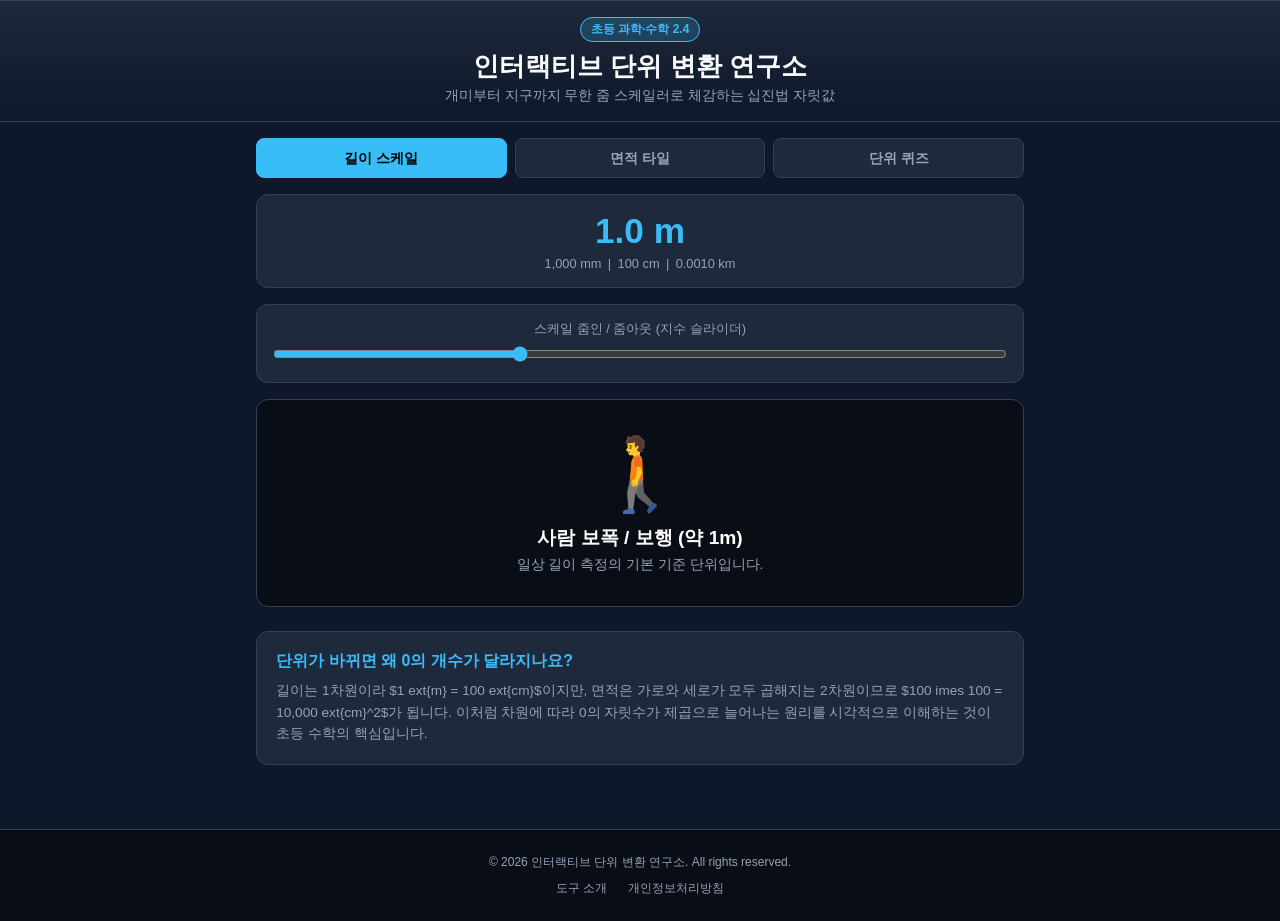
<file: index.html>
<!DOCTYPE html>
<html lang="ko">
<head>
  <meta charset="UTF-8">
  <meta name="robots" content="noindex, follow">
  <meta name="viewport" content="width=device-width, initial-scale=1.0, maximum-scale=1.0, user-scalable=no">
  <title>인터랙티브 단위 변환 연구소 | mm부터 km까지 스케일 탐구</title>
  <meta name="description" content="슬라이더를 조작하며 mm부터 km까지 자릿수 이동과 시각적 스케일 차이를 한눈에 체감하는 인터랙티브 단위 측정 실험실입니다.">
  <link rel="canonical" href="https://unit-scale-explorer.enjoy-onepage.com/">
  <link rel="manifest" href="manifest.json">
  <link rel="stylesheet" href="style.css">
  <script async src="https://pagead2.googlesyndication.com/pagead/js/adsbygoogle.js?client=ca-pub-1204958742918459" crossorigin="anonymous"></script>
</head>
<body>
  <aside class="ad-top-wrapper" aria-label="스폰서 링크">
    <div class="ad-top-box">
      <ins class="adsbygoogle"
           style="display:block; max-height:90px;"
           data-ad-client="ca-pub-1204958742918459"
           data-ad-slot="3824727725"
           data-ad-format="horizontal"
           data-full-width-responsive="false"></ins>
      <script>(adsbygoogle = window.adsbygoogle || []).push({});</script>
    </div>
  </aside>

  <header class="app-header">
    <div class="header-inner">
      <div class="brand-row">
        <span class="brand-badge">초등 과학·수학 2.4</span>
        <h1 class="app-title">인터랙티브 단위 변환 연구소</h1>
      </div>
      <p class="app-subtitle">개미부터 지구까지 무한 줌 스케일러로 체감하는 십진법 자릿값</p>
    </div>
  </header>

  <main class="main-container">
    <nav class="mode-tabs">
      <button class="tab-btn active" id="tabLength">길이 스케일</button>
      <button class="tab-btn" id="tabArea">면적 타일</button>
      <button class="tab-btn" id="tabQuiz">단위 퀴즈</button>
    </nav>

    <!-- Length Mode -->
    <section class="panel-section" id="panelLength">
      <div class="readout-card">
        <div class="readout-val" id="lenDisplay">1 m</div>
        <div class="conversions-row" id="conversionsRow">
          <span>1,000 mm</span> | <span>100 cm</span> | <span>0.001 km</span>
        </div>
      </div>

      <div class="scale-slider-box">
        <label for="scaleSlider" class="slider-label">스케일 줌인 / 줌아웃 (지수 슬라이더)</label>
        <input type="range" id="scaleSlider" min="-3" max="6" step="0.05" value="0" />
      </div>

      <div class="viewport-box">
        <div class="landmark-stage" id="landmarkStage">
          <div class="landmark-icon" id="lmIcon">🚶</div>
          <div class="landmark-name" id="lmName">사람 (약 1.7m)</div>
          <div class="landmark-desc" id="lmDesc">일상에서 1미터 단위로 측정하기 가장 적합한 대상입니다.</div>
        </div>
      </div>
    </section>

    <!-- Area Mode -->
    <section class="panel-section hidden" id="panelArea">
      <div class="readout-card">
        <div class="readout-val">1 m² = 10,000 cm²</div>
        <p class="formula-desc">가로 100cm × 세로 100cm = 10,000개의 1cm² 타일</p>
      </div>
      <div class="area-canvas-box">
        <canvas id="areaCanvas" width="340" height="340"></canvas>
      </div>
      <div class="matrix-hint">타일 버튼을 눌러 10,000개의 미세 격자가 채워지는 과정을 확인하세요!</div>
      <button class="action-btn primary full" id="btnAnimateTiles">10,000개 타일 분할 시뮬레이션</button>
    </section>

    <!-- Quiz Mode -->
    <section class="panel-section hidden" id="panelQuiz">
      <div class="quiz-card">
        <div class="quiz-q" id="quizQ">서울에서 부산까지의 거리를 나타내기에 가장 알맞은 단위는?</div>
        <div class="quiz-options" id="quizOptions"></div>
        <div class="quiz-feedback hidden" id="quizFeedback"></div>
        <button class="action-btn secondary full" id="btnNextQuiz">다음 퀴즈 풀기</button>
      </div>
    </section>

    <aside class="ad-mid-wrapper" aria-label="스폰서 링크">
      <ins class="adsbygoogle"
           style="display:block"
           data-ad-client="ca-pub-1204958742918459"
           data-ad-slot="1186914926"
           data-ad-format="auto"
           data-full-width-responsive="true"></ins>
      <script>(adsbygoogle = window.adsbygoogle || []).push({});</script>
    </aside>

    <section class="edu-card">
      <h2>단위가 바뀌면 왜 0의 개수가 달라지나요?</h2>
      <p>길이는 1차원이라 $1	ext{m} = 100	ext{cm}$이지만, 면적은 가로와 세로가 모두 곱해지는 2차원이므로 $100 	imes 100 = 10,000	ext{cm}^2$가 됩니다. 이처럼 차원에 따라 0의 자릿수가 제곱으로 늘어나는 원리를 시각적으로 이해하는 것이 초등 수학의 핵심입니다.</p>
    </section>
  </main>

  <aside class="ad-bot-wrapper" aria-label="스폰서 추천">
    <ins class="adsbygoogle"
         style="display:block"
         data-ad-client="ca-pub-1204958742918459"
         data-ad-slot="3416334507"
         data-ad-format="autorelaxed"></ins>
    <script>(adsbygoogle = window.adsbygoogle || []).push({});</script>
  </aside>

  <footer class="app-footer">
    <div class="footer-inner">
      <p class="copyright">© 2026 인터랙티브 단위 변환 연구소. All rights reserved.</p>
      <nav class="footer-nav">
        <a href="about.html">도구 소개</a>
        <a href="privacy.html">개인정보처리방침</a>
      </nav>
    </div>
  </footer>

  <script src="app.js"></script>
</body>
</html>
</file>
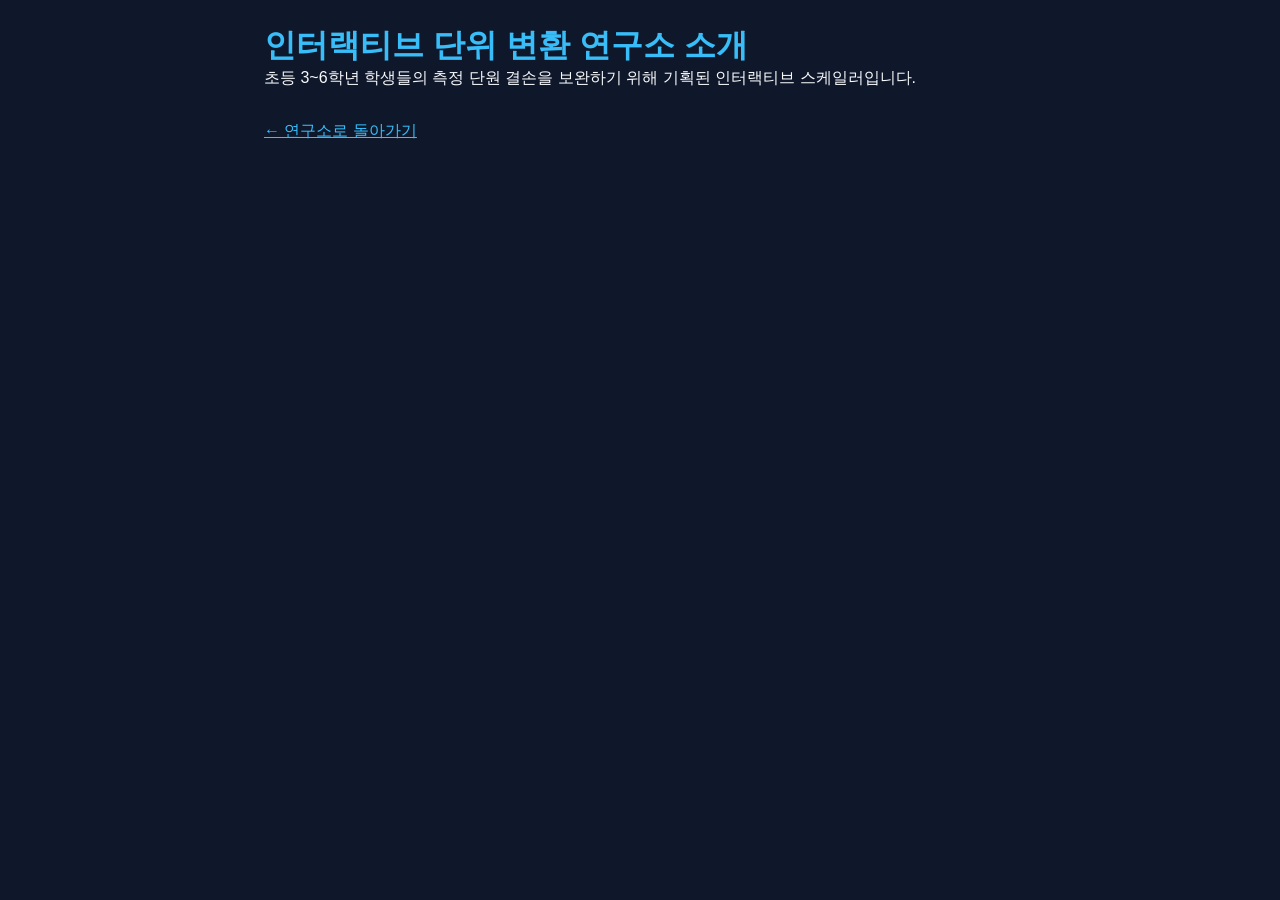
<file: about.html>
<!DOCTYPE html><html lang="ko"><head><meta charset="UTF-8"><meta name="robots" content="noindex, follow"><title>단위 변환 연구소 소개</title><link rel="stylesheet" href="style.css"></head><body style="padding:1.5rem;max-width:800px;margin:0 auto;color:#f8fafc;background:#0f172a;"><h1 style="color:#38bdf8;">인터랙티브 단위 변환 연구소 소개</h1><p>초등 3~6학년 학생들의 측정 단원 결손을 보완하기 위해 기획된 인터랙티브 스케일러입니다.</p><p style="margin-top:2rem;"><a href="/" style="color:#38bdf8;">← 연구소로 돌아가기</a></p></body></html>
</file>
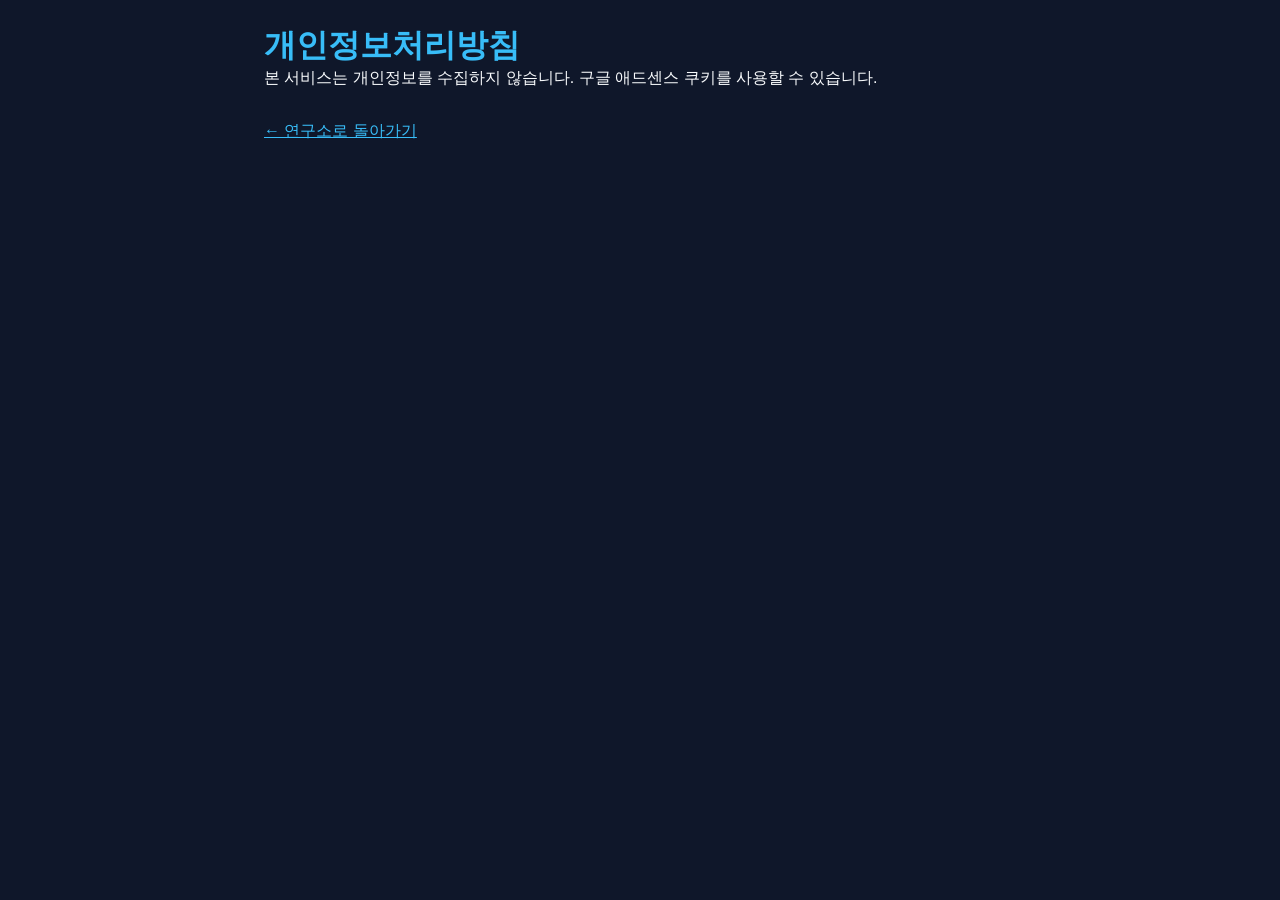
<file: privacy.html>
<!DOCTYPE html><html lang="ko"><head><meta charset="UTF-8"><meta name="robots" content="noindex, follow"><title>개인정보처리방침</title><link rel="stylesheet" href="style.css"></head><body style="padding:1.5rem;max-width:800px;margin:0 auto;color:#f8fafc;background:#0f172a;"><h1 style="color:#38bdf8;">개인정보처리방침</h1><p>본 서비스는 개인정보를 수집하지 않습니다. 구글 애드센스 쿠키를 사용할 수 있습니다.</p><p style="margin-top:2rem;"><a href="/" style="color:#38bdf8;">← 연구소로 돌아가기</a></p></body></html>
</file>
<file: style.css>
:root {
  --bg-color: #0f172a;
  --surface: #1e293b;
  --surface-border: #334155;
  --primary: #38bdf8;
  --text-main: #f8fafc;
  --text-muted: #94a3b8;
  --font-family: -apple-system, BlinkMacSystemFont, "Segoe UI", Roboto, sans-serif;
}
* { box-sizing: border-box; margin: 0; padding: 0; }
body {
  background: var(--bg-color);
  color: var(--text-main);
  font-family: var(--font-family);
  overflow-x: hidden;
  width: 100%;
}
.ad-top-wrapper {
  width: 100%; max-height: 90px; overflow: hidden;
  background: var(--surface); border-bottom: 1px solid var(--surface-border);
  display: flex; justify-content: center;
}
.ad-top-box { width: 100%; max-width: 1200px; max-height: 90px; overflow: hidden; }
.app-header {
  padding: 1rem; text-align: center;
  background: linear-gradient(180deg, #1e293b 0%, #0f172a 100%);
  border-bottom: 1px solid var(--surface-border);
}
.header-inner { max-width: 800px; margin: 0 auto; }
.brand-badge {
  display: inline-block; font-size: 0.75rem; background: rgba(56, 189, 248, 0.2);
  color: var(--primary); padding: 0.2rem 0.6rem; border-radius: 999px;
  margin-bottom: 0.4rem; font-weight: 700; border: 1px solid var(--primary);
}
.app-title { font-size: clamp(1.1rem, 4vw, 1.6rem); font-weight: 800; white-space: nowrap; overflow: hidden; text-overflow: ellipsis; }
.app-subtitle { font-size: clamp(0.75rem, 2.5vw, 0.85rem); color: var(--text-muted); margin-top: 0.2rem; white-space: nowrap; overflow: hidden; text-overflow: ellipsis; }
.main-container { max-width: 800px; margin: 0 auto; padding: 1rem; width: 100%; }
.mode-tabs { display: flex; gap: 0.5rem; margin-bottom: 1rem; }
.tab-btn {
  flex: 1; padding: 0.6rem 0.2rem; background: var(--surface);
  border: 1px solid var(--surface-border); color: var(--text-muted);
  border-radius: 8px; font-weight: 700; cursor: pointer;
  font-size: clamp(0.75rem, 2.8vw, 0.9rem); white-space: nowrap;
}
.tab-btn.active { background: var(--primary); color: #000; border-color: var(--primary); }
.panel-section { display: block; }
.panel-section.hidden { display: none; }
.readout-card {
  background: var(--surface); border: 1px solid var(--surface-border);
  border-radius: 12px; padding: 1rem; text-align: center; margin-bottom: 1rem;
}
.readout-val { font-size: clamp(1.6rem, 6vw, 2.2rem); font-weight: 900; color: var(--primary); }
.conversions-row { font-size: 0.8rem; color: var(--text-muted); margin-top: 0.3rem; display: flex; flex-wrap: wrap; justify-content: center; gap: 0.4rem; }
.scale-slider-box {
  background: var(--surface); border: 1px solid var(--surface-border);
  border-radius: 12px; padding: 1rem; margin-bottom: 1rem; text-align: center;
}
.slider-label { display: block; font-size: 0.8rem; color: var(--text-muted); margin-bottom: 0.5rem; }
#scaleSlider { width: 100%; accent-color: var(--primary); cursor: pointer; }
.viewport-box {
  background: #090d16; border: 1px solid var(--surface-border);
  border-radius: 12px; padding: 2rem 1rem; text-align: center; margin-bottom: 1rem;
}
.landmark-icon { font-size: clamp(3rem, 10vw, 4.5rem); margin-bottom: 0.5rem; }
.landmark-name { font-size: 1.2rem; font-weight: 800; color: #fff; margin-bottom: 0.3rem; }
.landmark-desc { font-size: 0.85rem; color: var(--text-muted); }
.area-canvas-box { display: flex; justify-content: center; margin: 1rem 0; width: 100%; }
#areaCanvas { background: #000; border: 2px solid var(--primary); border-radius: 8px; width: 100%; max-width: 280px; height: auto; aspect-ratio: 1 / 1; }
.matrix-hint { text-align: center; font-size: 0.8rem; color: var(--text-muted); margin-bottom: 1rem; }
.action-btn { padding: 0.6rem 1rem; border-radius: 8px; font-weight: 700; cursor: pointer; border: none; font-size: 0.85rem; }
.action-btn.primary { background: var(--primary); color: #000; }
.action-btn.secondary { background: #1e293b; color: #fff; border: 1px solid var(--surface-border); }
.action-btn.full { width: 100%; margin-top: 0.5rem; }
.quiz-card { background: var(--surface); border: 1px solid var(--surface-border); border-radius: 12px; padding: 1.5rem 1rem; }
.quiz-q { font-size: 1.1rem; font-weight: 800; color: #fff; margin-bottom: 1rem; text-align: center; }
.quiz-options { display: grid; gap: 0.6rem; margin-bottom: 1rem; }
.quiz-opt-btn { padding: 0.8rem; background: #0f172a; border: 1px solid var(--surface-border); color: #fff; border-radius: 8px; font-weight: 700; cursor: pointer; }
.quiz-feedback { padding: 0.8rem; border-radius: 8px; font-size: 0.85rem; text-align: center; margin-bottom: 1rem; }
.quiz-feedback.correct { background: rgba(16, 185, 129, 0.2); color: #6ee7b7; border: 1px solid #10b981; }
.quiz-feedback.wrong { background: rgba(239, 68, 68, 0.2); color: #fca5a5; border: 1px solid #ef4444; }
.ad-mid-wrapper, .ad-bot-wrapper { margin: 1.5rem 0; text-align: center; }
.edu-card { background: var(--surface); border: 1px solid var(--surface-border); border-radius: 12px; padding: 1.2rem; margin: 1.5rem 0; }
.edu-card h2 { font-size: 1rem; color: var(--primary); margin-bottom: 0.5rem; }
.edu-card p { font-size: 0.85rem; color: var(--text-muted); line-height: 1.6; }
.app-footer { background: #090d16; border-top: 1px solid var(--surface-border); padding: 1.5rem 1rem; text-align: center; }
.copyright { font-size: 0.75rem; color: var(--text-muted); margin-bottom: 0.4rem; }
.footer-nav a { font-size: 0.75rem; color: var(--text-muted); text-decoration: none; margin: 0 0.5rem; }
</file>
